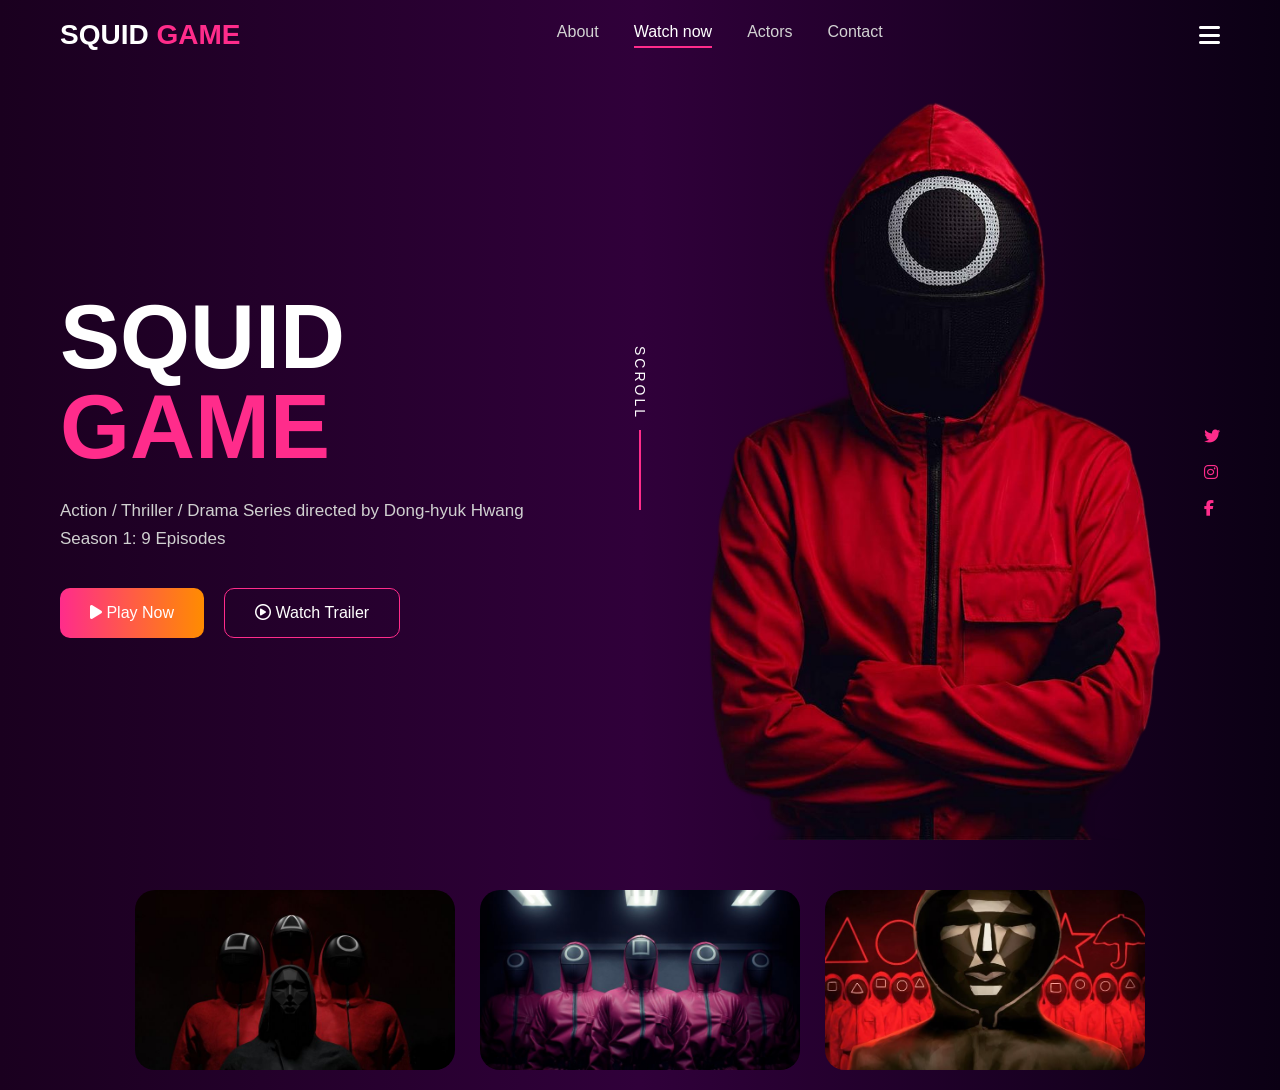
<file: design1/index.html>
<!DOCTYPE html>
<html lang="en">
<head>
  <meta charset="UTF-8" />
  <meta name="viewport" content="width=device-width, initial-scale=1.0" />
  <title>Squid Game UI</title>
  <link rel="stylesheet" href="style.css" />
  <link
    rel="stylesheet"
    href="https://cdnjs.cloudflare.com/ajax/libs/font-awesome/6.5.1/css/all.min.css"
  />
</head>
<body>

  <div class="container">

    <nav class="navbar">
      <div class="logo">SQUID <span>GAME</span></div>

      <ul class="nav-links">
        <li>About</li>
        <li class="active">Watch now</li>
        <li>Actors</li>
        <li>Contact</li>
      </ul>

      <div class="menu">
        <i class="fa-solid fa-bars"></i>
      </div>
    </nav>

    <section class="hero">


      <div class="left-content">

        <h1>
          SQUID <br />
          <span>GAME</span>
        </h1>

        <p>
          Action / Thriller / Drama Series directed by Dong-hyuk Hwang
          <br />
          Season 1: 9 Episodes
        </p>

        <div class="buttons">
          <button class="play-btn">
            <i class="fa-solid fa-play"></i> Play Now
          </button>

          <button class="trailer-btn">
            <i class="fa-regular fa-circle-play"></i> Watch Trailer
          </button>
        </div>
      </div>


      <div class="right-content">
       <img src="images/hero.png" alt="Squid Game Guard">
      </div>


      <div class="scroll-text">
        <span>SCROLL</span>
        <div class="line"></div>
      </div>

      <div class="social-icons">
        <i class="fa-brands fa-twitter"></i>
        <i class="fa-brands fa-instagram"></i>
        <i class="fa-brands fa-facebook-f"></i>
      </div>

    </section>


    <section class="cards">
      <div class="card">
        <img src="images/card1.jpeg" alt="">
      </div>
      <div class="card">
        <img src="images/card2.jpeg" alt="">
      </div>
      <div class="card">
        <img src="images/card3.jpeg" alt="">
      </div>

    </section>

  </div>

</body>
</html>
</file>
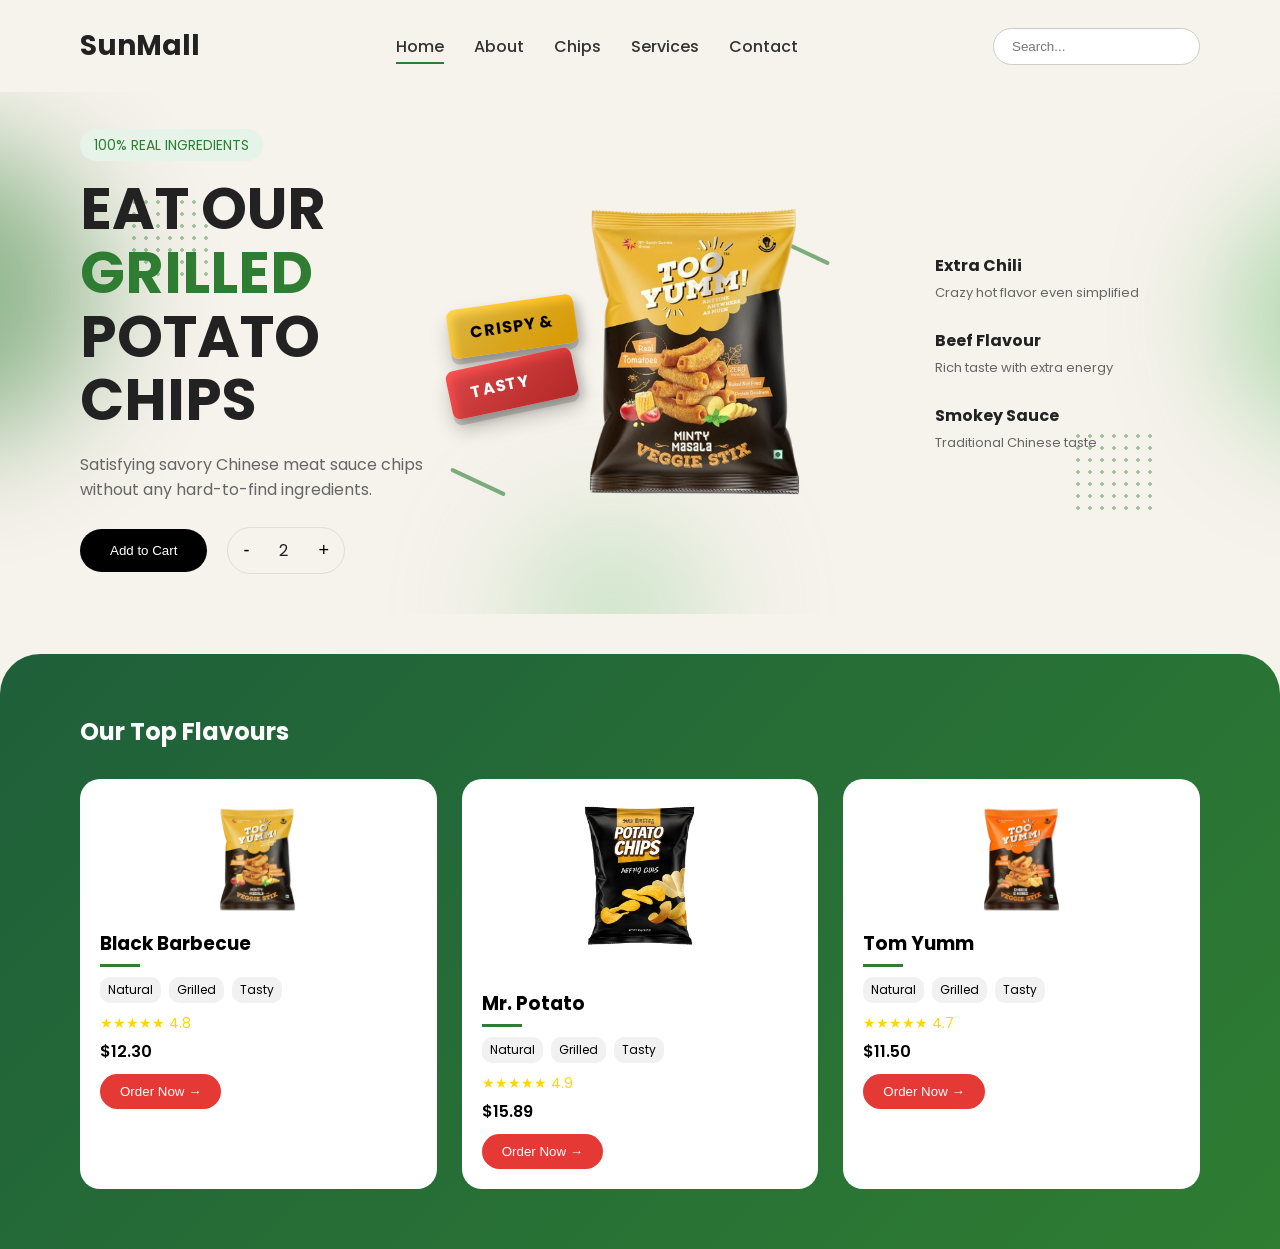
<file: design2/index.html>
<!DOCTYPE html>
<html lang="en">
<head>
  <meta charset="UTF-8">
  <meta name="viewport" content="width=device-width, initial-scale=1.0">
  <title>SunMall Chips</title>
  <link rel="stylesheet" href="style.css">

  <link href="https://fonts.googleapis.com/css2?family=Poppins:wght@300;400;500;600;700&display=swap" rel="stylesheet">
</head>

<body>

  <header class="navbar">
    <div class="logo">SunMall</div>

    <nav>
      <a class="active" href="#">Home</a>
      <a href="#">About</a>
      <a href="#">Chips</a>
      <a href="#">Services</a>
      <a href="#">Contact</a>
    </nav>

    <div class="search">
      <input type="text" placeholder="Search...">
    </div>
  </header>

  <section class="hero">

    <div class="blob blob1"></div>
    <div class="blob blob2"></div>
    <div class="blob blob3"></div>
    <div class="dots dots1"></div>
    <div class="dots dots2"></div>
    <div class="line-decor line1"></div>
    <div class="line-decor line2"></div>

    <div class="hero-left">
      <span class="badge">100% REAL INGREDIENTS</span>

      <h1>
        EAT OUR <span>GRILLED</span><br>
        POTATO CHIPS
      </h1>

      <p>
        Satisfying savory Chinese meat sauce chips 
        without any hard-to-find ingredients.
      </p>

      <div class="cta">
        <button class="cart-btn">Add to Cart</button>

        <div class="counter">
          <button>-</button>
          <span>2</span>
          <button>+</button>
        </div>
      </div>
    </div>

    <div class="hero-center">
      <img src="images/chips1.png" alt="chips">

      <div class="tag-box">
        <div class="tag yellow">CRISPY &</div>
        <div class="tag red">TASTY</div>
      </div>
    </div>

    <div class="hero-right">

      <div class="feature">
        <div class="icon"></div>
        <div>
          <h4>Extra Chili</h4>
          <p>Crazy hot flavor even simplified</p>
        </div>
      </div>

      <div class="feature">
        <div class="icon"></div>
        <div>
          <h4>Beef Flavour</h4>
          <p>Rich taste with extra energy</p>
        </div>
      </div>

      <div class="feature">
        <div class="icon"></div>
        <div>
          <h4>Smokey Sauce</h4>
          <p>Traditional Chinese taste</p>
        </div>
      </div>

    </div>

  </section>

  <section class="products">

    <h2>Our Top Flavours</h2>

    <div class="product-list">

      <div class="card">
        <img src="images/chips1.png" alt="">
        <h3>Black Barbecue</h3>
        <div class="line"></div>

        <div class="mini-features">
          <span>Natural</span>
          <span>Grilled</span>
          <span>Tasty</span>
        </div>

        <div class="rating">★★★★★ 4.8</div>
        <p class="price">$12.30</p>
        <button>Order Now →</button>
      </div>

      <div class="card">
        <img src="images/chips2.png" alt="">
        <h3>Mr. Potato</h3>
        <div class="line"></div>

        <div class="mini-features">
          <span>Natural</span>
          <span>Grilled</span>
          <span>Tasty</span>
        </div>

        <div class="rating">★★★★★ 4.9</div>
        <p class="price">$15.89</p>
        <button>Order Now →</button>
      </div>

      <div class="card">
        <img src="images/chips3.png" alt="">
        <h3>Tom Yumm</h3>
        <div class="line"></div>

        <div class="mini-features">
          <span>Natural</span>
          <span>Grilled</span>
          <span>Tasty</span>
        </div>

        <div class="rating">★★★★★ 4.7</div>
        <p class="price">$11.50</p>
        <button>Order Now →</button>
      </div>

    </div>

  </section>

</body>
</html>
</file>
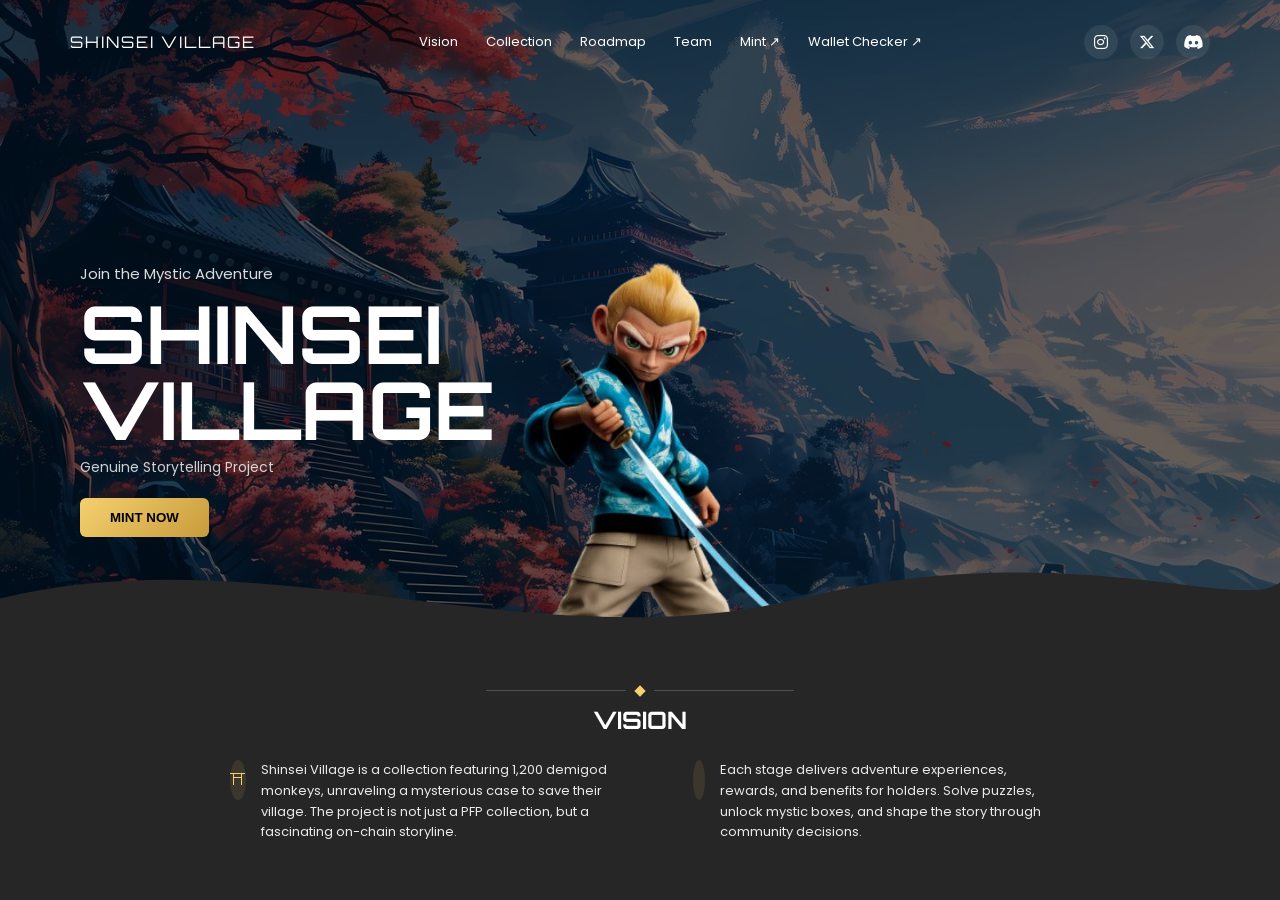
<file: design3/index.html>
<!DOCTYPE html>
<html lang="en">
<head>
  <meta charset="UTF-8">

  <link href="https://fonts.googleapis.com/css2?family=Orbitron:wght@500;700;800&family=Poppins:wght@300;400;500&display=swap" rel="stylesheet">

  <link rel="stylesheet" href="https://cdnjs.cloudflare.com/ajax/libs/font-awesome/6.5.0/css/all.min.css">

  <title>Shinsei Village</title>
  <link rel="stylesheet" href="style.css">
</head>

<body>

  <section class="hero">


    <nav class="navbar">
      <div class="logo">SHINSEI VILLAGE</div>

      <ul class="nav-links">
        <li>Vision</li>
        <li>Collection</li>
        <li>Roadmap</li>
        <li>Team</li>
        <li>Mint ↗</li>
        <li>Wallet Checker ↗</li>
      </ul>

      <div class="socials">
        <div class="social"><i class="fa-brands fa-instagram"></i></div>
        <div class="social"><i class="fa-brands fa-x-twitter"></i></div>
        <div class="social"><i class="fa-brands fa-discord"></i></div>
      </div>
    </nav>

    <div class="hero-inner">
      <div class="hero-content">
        <p class="subtitle">Join the Mystic Adventure</p>
        <h1 class="title">SHINSEI<br>VILLAGE</h1>
        <p class="tagline">Genuine Storytelling Project</p>
        <button class="btn">MINT NOW</button>
      </div>
    </div>

    <div class="character-wrapper">
      <div class="character">
        <img src="images/character.png" alt="character">
      </div>
    </div>

    <div class="wave">
      <svg viewBox="0 0 1440 160" preserveAspectRatio="none">
        <path 
          d="M0,120 
             C300,40 600,200 900,120 
             C1200,40 1400,140 1440,100 
             L1440,160 
             L0,160 Z"
          fill="#262626">
        </path>
      </svg>
    </div>

  </section>

  <section class="vision">

    <div class="vision-top">
      <div class="line"></div>
      <div class="diamond"></div>
      <div class="line"></div>
    </div>

    <h2>VISION</h2>

    <div class="vision-content">

      <div class="vision-box">
        <div class="circle">⛩</div>
        <p>
          Shinsei Village is a collection featuring 1,200 demigod monkeys,
          unraveling a mysterious case to save their village. The project is not just a PFP collection,
          but a fascinating on-chain storyline.
        </p>
      </div>

      <div class="vision-box">
        <div class="circle"></div>
        <p>
          Each stage delivers adventure experiences, rewards, and benefits for holders.
          Solve puzzles, unlock mystic boxes, and shape the story through community decisions.
        </p>
      </div>

    </div>

  </section>

</body>
</html>
</file>
<file: design1/style.css>
* {
  margin: 0;
  padding: 0;
  box-sizing: border-box;
  font-family: Arial, Helvetica, sans-serif;
}

body {
  background: linear-gradient(to right, #1a001f, #30003a, #0b0014);
  min-height: 100vh;
  color: white;
  overflow-x: hidden;
}

.container {
  width: 100%;
  min-height: 100vh;
  padding: 20px 60px;
  position: relative;
}



.navbar {
  display: flex;
  justify-content: space-between;
  align-items: center;
}

.logo {
  font-size: 28px;
  font-weight: bold;
  line-height: 30px;
}

.logo span {
  color: #ff2c8b;
}

.nav-links {
  display: flex;
  list-style: none;
  gap: 35px;
}

.nav-links li {
  cursor: pointer;
  color: #d3d3d3;
  transition: 0.3s;
}

.nav-links li:hover,
.nav-links .active {
  color: white;
  border-bottom: 2px solid #ff2c8b;
  padding-bottom: 5px;
}

.menu i {
  font-size: 24px;
  cursor: pointer;
}



.hero {
  display: flex;
  justify-content: space-between;
  align-items: center;
  margin-top: 40px;
  position: relative;
}

.left-content {
  width: 45%;
}

.left-content h1 {
  font-size: 90px;
  line-height: 90px;
  font-weight: 900;
}

.left-content h1 span {
  color: #ff2c8b;
}

.left-content p {
  margin-top: 25px;
  color: #d0d0d0;
  line-height: 28px;
  font-size: 17px;
}

.buttons {
  display: flex;
  gap: 20px;
  margin-top: 35px;
}

.play-btn,
.trailer-btn {
  padding: 15px 30px;
  border-radius: 10px;
  border: none;
  font-size: 16px;
  cursor: pointer;
  transition: 0.3s;
}

.play-btn {
  background: linear-gradient(to right, #ff2c8b, #ff8c00);
  color: white;
}

.trailer-btn {
  background: transparent;
  border: 1px solid #ff2c8b;
  color: white;
}

.play-btn:hover,
.trailer-btn:hover {
  transform: translateY(-3px);
}



.right-content {
  width: 50%;
  display: flex;
  justify-content: center;
  position: relative;
}

.right-content img {
  width: 500px;
  max-width: 100%;
}



.scroll-text {
  position: absolute;
  left: 50%;
  top: 45%;
  transform: translate(-50%, -50%);
  display: flex;
  flex-direction: column;
  align-items: center;
  gap: 10px;
}

.scroll-text span {
  writing-mode: vertical-rl;
  font-size: 14px;
  letter-spacing: 3px;
}

.line {
  width: 2px;
  height: 80px;
  background: #ff2c8b;
}



.social-icons {
  position: absolute;
  right: 0;
  top: 45%;
  display: flex;
  flex-direction: column;
  gap: 20px;
}

.social-icons i {
  color: #ff2c8b;
  cursor: pointer;
  transition: 0.3s;
}

.social-icons i:hover {
  transform: scale(1.2);
}



.cards {
  margin-top: 50px;
  display: flex;
  gap: 25px;
  justify-content: center;
}

.card {
  width: 320px;
  height: 180px;
  overflow: hidden;
  border-radius: 20px;
  position: relative;
  cursor: pointer;
}

.card img {
  width: 100%;
  height: 100%;
  object-fit: cover;
  transition: 0.4s;
}

.card:hover img {
  transform: scale(1.08);
}
</file>
<file: design2/style.css>
* {
  margin: 0;
  padding: 0;
  box-sizing: border-box;
}


body {
  font-family: 'Poppins', sans-serif;
  background: #f6f2ec;
  color: #222;
}

.navbar {
  display: flex;
  justify-content: space-between;
  align-items: center;
  padding: 25px 80px;
}

.logo {
  font-size: 28px;
  font-weight: 700;
}

.navbar nav {
  display: flex;
  gap: 30px;
}

.navbar nav a {
  text-decoration: none;
  color: #333;
  position: relative;
  font-weight: 500;
}

.navbar nav a::after {
  content: "";
  position: absolute;
  width: 0;
  height: 2px;
  background: #2e7d32;
  left: 0;
  bottom: -5px;
  transition: 0.3s;
}

.navbar nav a:hover::after,
.navbar nav .active::after {
  width: 100%;
}

.search input {
  padding: 10px 18px;
  border-radius: 25px;
  border: 1px solid #ccc;
}


.hero {
  display: flex;
  justify-content: space-between;
  align-items: center;
  padding: 40px 80px;
}


.hero-left {
  width: 35%;
  z-index: 9;
}

.badge {
  background: #e5f3e8;
  color: #2e7d32;
  padding: 6px 14px;
  border-radius: 20px;
  font-size: 14px;
}

.hero-left h1 {
  font-size: 58px;
  line-height: 1.1;
  margin: 20px 0;
}

.hero-left h1 span {
  color: #2e7d32;
}

.hero-left p {
  color: #666;
  margin-bottom: 25px;
}


.cta {
  display: flex;
  gap: 20px;
  align-items: center;
}


.cart-btn {
  background: black;
  color: white;
  padding: 14px 30px;
  border-radius: 40px;
  border: none;
  cursor: pointer;
  transition: 0.3s;
}

.cart-btn:hover {
  background: #2e7d32;
  transform: scale(1.05);
}


.counter {
  display: flex;
  border: 1px solid #ddd;
  border-radius: 40px;
  overflow: hidden;
}

.counter button {
  padding: 10px 15px;
  border: none;
  background: transparent;
  font-size: 18px;
  cursor: pointer;
}

.counter span {
  padding: 10px 15px;
}


.hero-center {
  width: 30%;
  position: relative;
}

.hero-center img {
  width: 100%;
  transition: 0.4s;
}

.hero-center img:hover {
  transform: rotate(5deg) scale(1.1);
}

.tag-box {
  position: absolute;
  left: -80px;
  top: 35%;
  display: flex;
  flex-direction: column;
  gap: 5px;
}

.tag-box {
  position: absolute;
  left: -80px;
  top: 35%;
  display: flex;
  flex-direction: column;
  gap: 8px;
}

.tag {
  padding: 12px 22px;
  font-weight: 700;
  letter-spacing: 1px;
  border-radius: 8px;
  display: inline-block;
  position: relative;

  transform: rotate(-10deg);


  box-shadow:
    0 6px 0 rgba(0,0,0,0.15),
    0 12px 20px rgba(0,0,0,0.2);

  transition: all 0.3s ease;
}


.tag:hover {
  transform: rotate(-10deg) translateY(-6px) scale(1.05);
  box-shadow:
    0 10px 0 rgba(0,0,0,0.2),
    0 18px 25px rgba(0,0,0,0.25);
}


.tag::before {
  content: "";
  position: absolute;
  bottom: -6px;
  left: 5px;
  width: 100%;
  height: 100%;
  background: rgba(0,0,0,0.15);
  border-radius: 8px;
  z-index: -1;
  filter: blur(4px);
}

.yellow {
  background: linear-gradient(145deg, #ffd54f, #ffb300);
  color: #000;
  transform: rotate(-8deg);
  cursor: pointer;
}


.red {
  background: linear-gradient(145deg, #ff5252, #d32f2f);
  color: white;
  transform: rotate(-12deg);
  cursor: pointer;
}


.hero-right {
  width: 25%;
  display: flex;
  flex-direction: column;
  gap: 25px;
}

.feature {
  display: flex;
  gap: 15px;
  align-items: flex-start;
}

.feature .icon {
  font-size: 22px;
}

.feature h4 {
  margin-bottom: 5px;
}

.feature p {
  font-size: 13px;
  color: #666;
}

.products {
  background: linear-gradient(135deg, #1f5f3a, #2e7d32);
  margin-top: 40px;
  padding: 60px 80px;
  border-radius: 40px 40px 0 0;
  color: white;
}

.products h2 {
  margin-bottom: 30px;
}


.product-list {
  display: flex;
  gap: 25px;
}


.card {
  background: white;
  color: black;
  flex: 1;
  border-radius: 20px;
  padding: 20px;
  transition: 0.3s;
  position: relative;
}

.card:hover {
  transform: translateY(-15px);
  box-shadow: 0 20px 30px rgba(0,0,0,0.2);
}


.card img {
  width: 120px;
  display: block;
  margin: auto;
  margin-bottom: 10px;
  transition: 0.3s;
}

.card:hover img {
  transform: scale(1.1);
}

.card h3 {
  margin-top: 10px;
}

.line {
  width: 40px;
  height: 3px;
  background: #2e7d32;
  margin: 6px 0 10px;
}

.mini-features {
  display: flex;
  gap: 8px;
  flex-wrap: wrap;
  margin-bottom: 10px;
}

.mini-features span {
  background: #f1f1f1;
  padding: 4px 8px;
  border-radius: 10px;
  font-size: 12px;
}


.rating {
  color: gold;
  font-size: 14px;
  margin-bottom: 5px;
}

.price {
  font-weight: 600;
  margin-bottom: 10px;
}

.card button {
  background: #e53935;
  color: white;
  border: none;
  padding: 10px 20px;
  border-radius: 25px;
  cursor: pointer;
  transition: 0.3s;
}

.card button:hover {
  background: black;
  transform: scale(1.05);
}

.hero {
  position: relative;
  overflow: hidden;
  z-index: 1;
}


.blob {
  position: absolute;
  border-radius: 50%;
  z-index: -1; 
  filter: blur(60px);
  opacity: 0.5;  
}


.blob1 {
  width: 300px;
  height: 300px;
  background: #2e7d32;
  top: 50px;
  left: -200px; 
}

/* RIGHT */
.blob2 {
  width: 250px;
  height: 250px;
  background: #66bb6a;
  top: 100px;
  right: -200px;
}


.blob3 {
  width: 200px;
  height: 200px;
  background: #a5d6a7;
  bottom: -100px;
  left: 40%;
}

.dots {
  position: absolute;
  width: 80px;
  height: 80px;
  background-image: radial-gradient(#2e7d32 2px, transparent 2px);
  background-size: 12px 12px;
  opacity: 0.4;
  z-index: 1;
}


.dots1 {
  top: 20%;
  left: 10%;
}


.dots2 {
  bottom: 20%;
  right: 10%;
}
.line-decor {
  position: absolute;
  width: 60px;
  height: 4px;
  background: #2e7d32;
  border-radius: 5px;
  transform: rotate(25deg);
  opacity: 0.6;
}


.line1 {
  top: 30%;
  right: 35%;
}

.line2 {
  bottom: 25%;
  left: 35%;
}
</file>
<file: design3/style.css>
* {
  margin: 0;
  padding: 0;
  box-sizing: border-box;
}

body {
  height: 100vh;
  overflow: hidden;
  font-family: 'Poppins', sans-serif;
  color: #fff;
}


.hero {
  position: relative;
  height: 70vh;
  background: url("images/hero-bg.jpeg") center/cover no-repeat;
}

.hero::after {
  content: "";
  position: absolute;
  inset: 0;
  background: rgba(0,0,0,0.6);
  z-index: 1;
}

.navbar {
  position: relative;
  z-index: 5;
  display: flex;
  justify-content: space-between;
  align-items: center;
  padding: 25px 70px;
}

.logo {
  font-family: 'Orbitron', sans-serif;
  letter-spacing: 2px;
}


.nav-links {
  display: flex;
  gap: 28px;
  list-style: none;
  font-size: 13px;
}

.nav-links li {
  position: relative;
  cursor: pointer;
}

.nav-links li::after {
  content: "";
  position: absolute;
  bottom: -9px;
  width: 0%;
  height: 2px;
  background: #f5d06f;
  transition: 0.3s;
}

.nav-links li:hover::after {
  width: 100%;
}

.nav-links li:hover {
  color: #f5d06f;
}


.socials {
  display: flex;
  gap: 12px;
}

.social {
  width: 34px;
  height: 34px;
  border-radius: 50%;
  background: rgba(255,255,255,0.08);
  display: flex;
  align-items: center;
  justify-content: center;
}

.social:hover {
  background: #f5d06f;
}

.social:hover i {
  color: black;
}

.hero-inner {
  height: 100%;
  display: flex;
  align-items: center;
  padding-left: 80px;
  position: relative;
  z-index: 5;
}

.hero-content {
  max-width: 520px;
}

.subtitle {
  font-size: 15px;
  opacity: 0.85;
}

.title {
  font-family: 'Orbitron', sans-serif;
  font-size: 80px;
  line-height: 0.95;
  margin: 10px 0;
}

.tagline {
  font-size: 14px;
  opacity: 0.8;
}

.btn {
  margin-top: 20px;
  padding: 12px 30px;
  background: linear-gradient(135deg, #f5d06f, #c89b3c);
  border: none;
  border-radius: 6px;
  font-weight: bold;
}

.character-wrapper {
  position: absolute;
  bottom: 0;
  left: 50%;
  transform: translateX(-50%);
  width: 700px;
  height: 420px;
  overflow: hidden;
  z-index: 3;
}

.character {
  position: absolute;
  bottom: -80px;
  left: 50%;
  transform: translateX(-50%);
}

.character img {
  width: 700px;
}


.wave {
  position: absolute;
  bottom: -1px;
  width: 100%;
  height: 130px;
  z-index: 4;
}

.wave svg {
  width: 100%;
  height: 100%;
}


.vision {
  height: 30vh;
  background: #262626;
  display: flex;
  flex-direction: column;
  align-items: center;
  justify-content: center;
}

.vision-top {
  display: flex;
  align-items: center;
  gap: 10px;
}

.line {
  width: 140px;
  height: 1px;
  background: rgba(255,255,255,0.2);
}

.diamond {
  width: 8px;
  height: 8px;
  background: #f5d06f;
  transform: rotate(45deg);
}

.vision h2 {
  font-family: 'Orbitron', sans-serif;
  margin: 10px 0 25px;
}

.vision-content {
  display: flex;
  gap: 60px;
  max-width: 900px;
  padding: 0 40px; 
}

.vision-box {
  display: flex;
  gap: 15px;
}

.circle {
  width: 40px;
  height: 40px;
  border-radius: 50%;
  background: rgba(245,208,111,0.1);
  display: flex;
  align-items: center;
  justify-content: center;
  color: #f5d06f;
}

.vision-box p {
  font-size: 13px;
  line-height: 1.6;
  opacity: 0.9;
}
</file>
